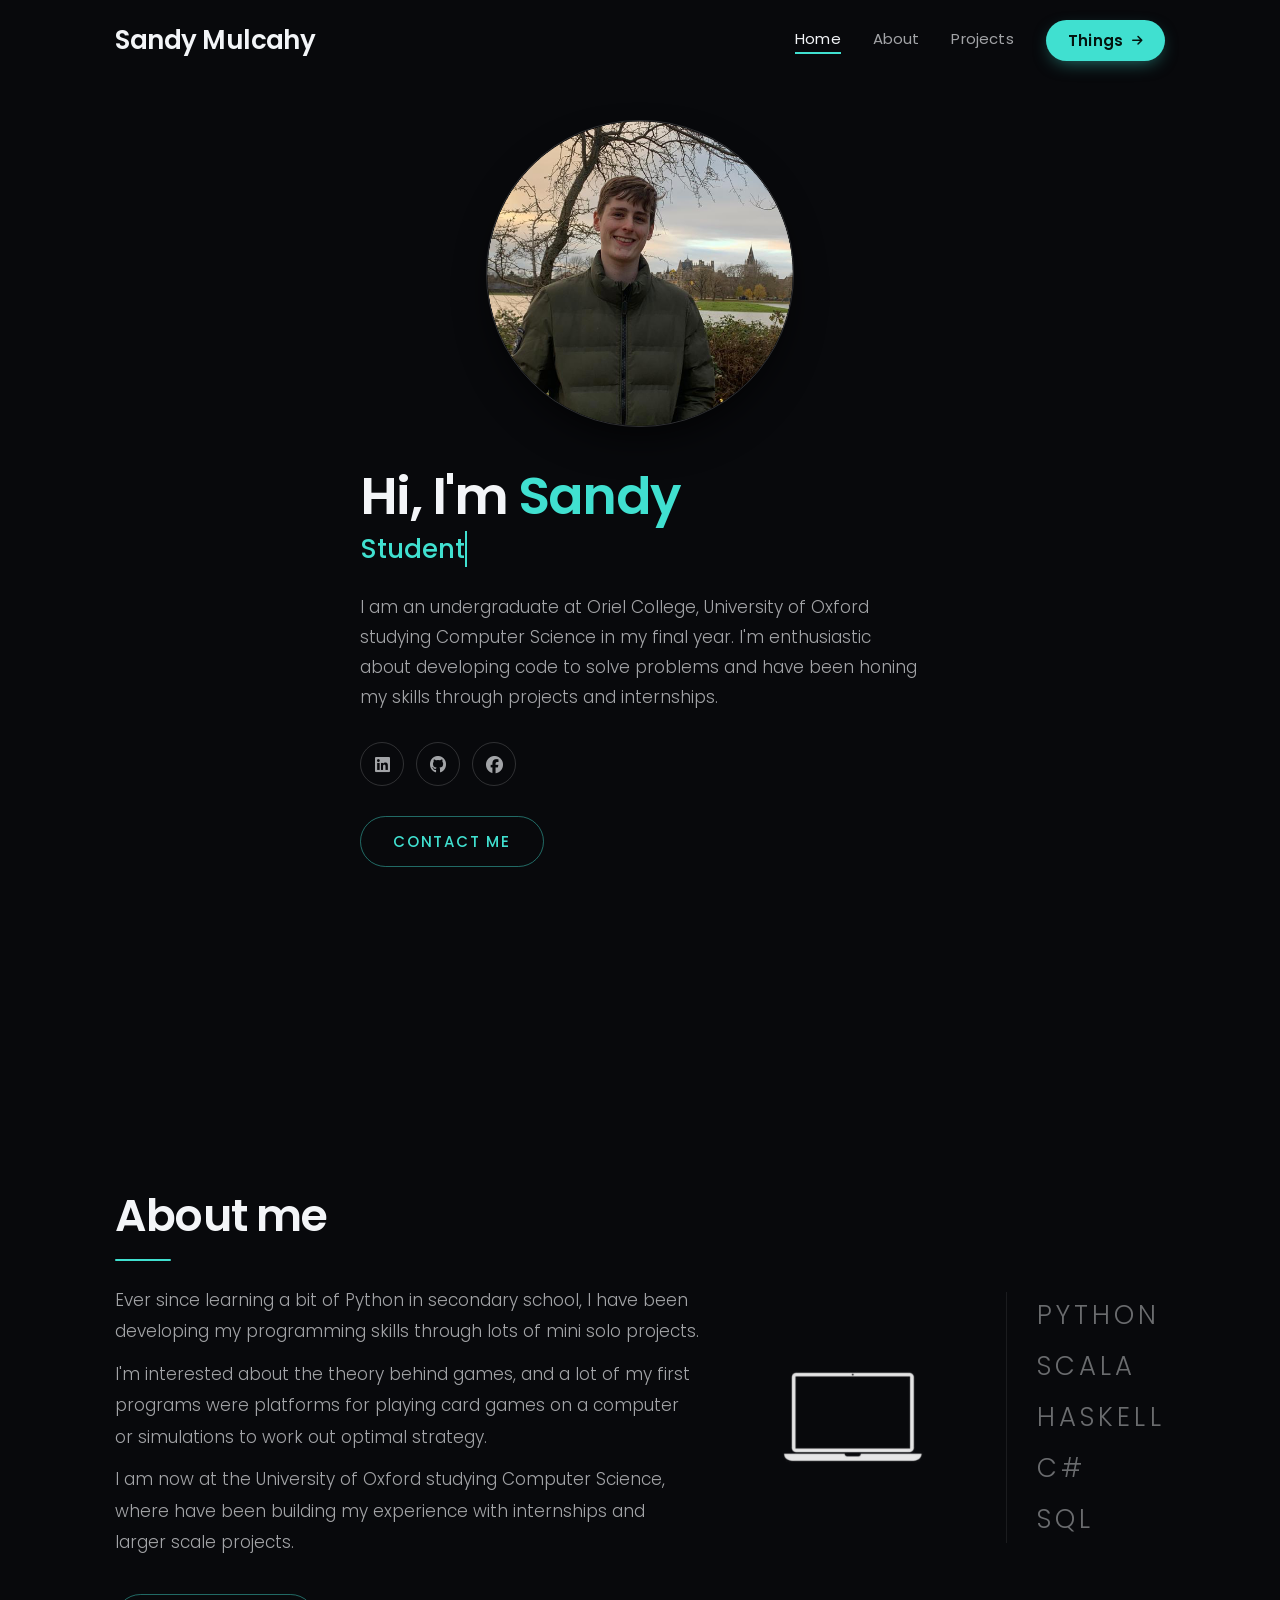
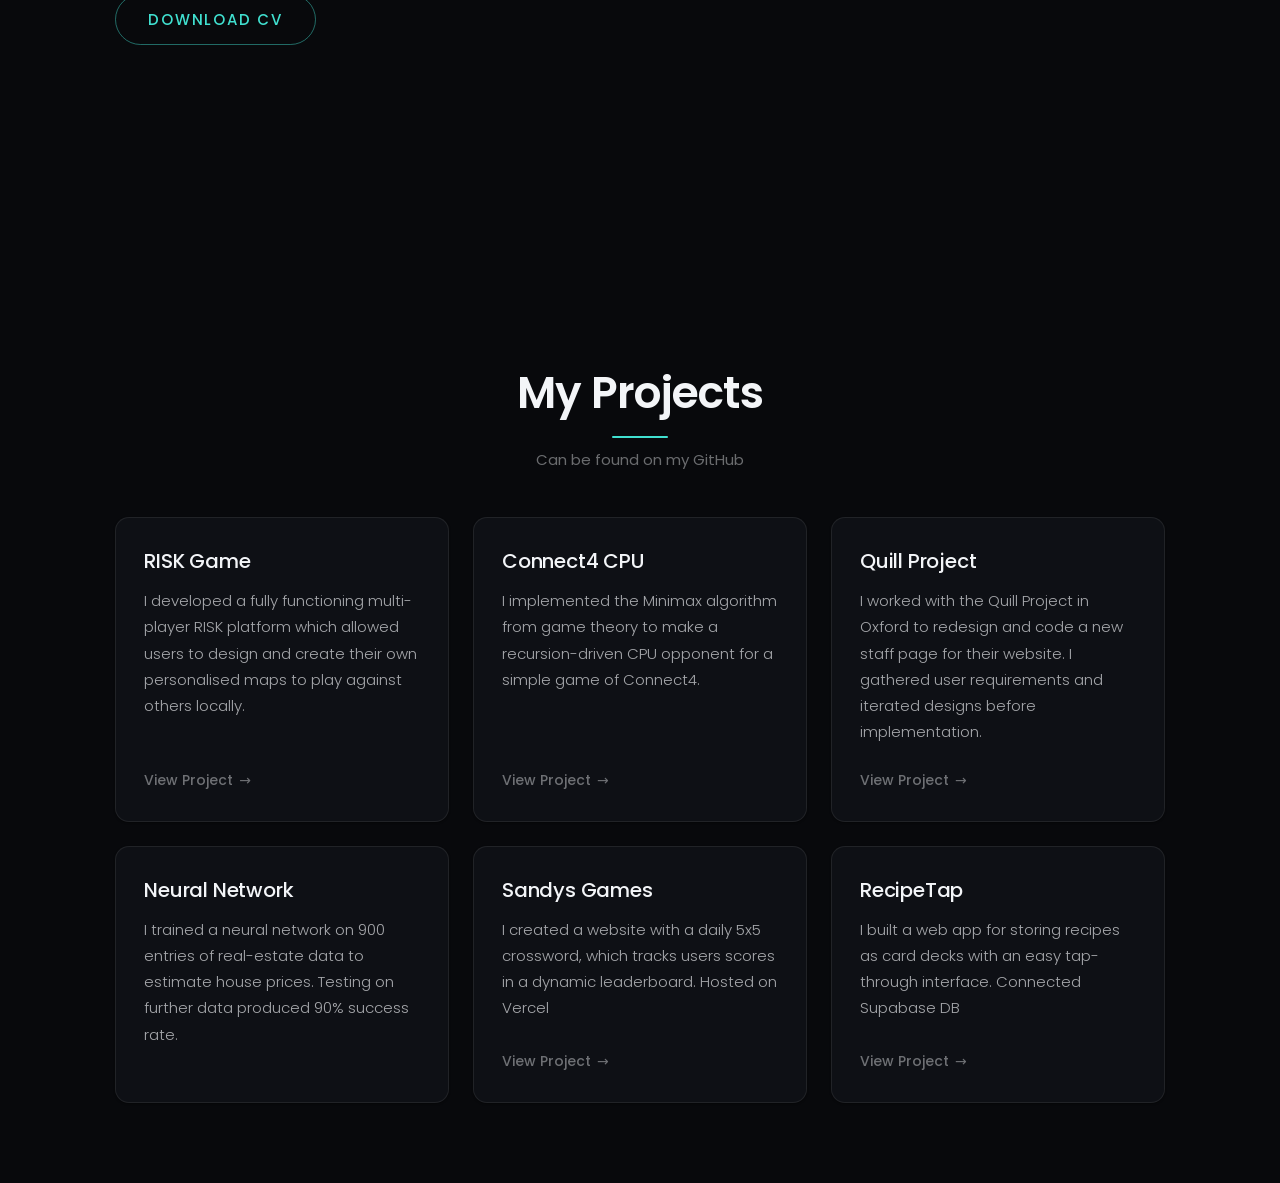
<file: index.html>
<!DOCTYPE html>
<html lang="en">
<head>
    <meta charset="UTF-8">
    <meta name="viewport" content="width=device-width, initial-scale=1.0">
    <meta name="description" content="Sandy Mulcahy — Computer Science undergraduate at Oriel College, University of Oxford. Projects, experience and code.">
    <link rel="preconnect" href="https://fonts.googleapis.com">
    <link rel="preconnect" href="https://fonts.gstatic.com" crossorigin>
    <link rel="stylesheet" href="https://fonts.googleapis.com/css2?family=Poppins:wght@200;300;400;500;600&display=swap">
    <link rel="stylesheet" href="style.css">
    <link rel="stylesheet" href="https://cdnjs.cloudflare.com/ajax/libs/font-awesome/6.5.2/css/all.min.css">
    <title>Sandy Mulcahy — Portfolio</title>
</head>
<body>
    <header>
        <a href="#home" class="logo">Sandy Mulcahy</a>
        <nav id="nav">
            <a href="#home" class="active">Home</a>
            <a href="#about">About</a>
            <a href="#projects">Projects</a>
            <a href="./things" class="nav-cta">Things <i class="fa-solid fa-arrow-right"></i></a>
        </nav>
        <button class="menu-toggle" id="menu-toggle" aria-label="Toggle menu" aria-expanded="false" aria-controls="nav">
            <i class="fa-solid fa-bars"></i>
        </button>
    </header>

    <section class="home" id="home">
        <div class="home-img">
            <img src="images/me-circle.png" alt="Sandy Mulcahy">
        </div>
        <div class="home-content">
            <h1>Hi, I'm <span>Sandy</span></h1>
            <h3 class="typing-text"><span></span></h3>
            <p>I am an undergraduate at Oriel College, University of Oxford studying Computer Science in my final year. I'm enthusiastic about developing code to solve problems and have been honing my skills through projects and internships.</p>
            <div class="social-icons">
                <a href="https://www.linkedin.com/in/alexander-mulcahy-257362282/" target="_blank" rel="noopener noreferrer" aria-label="LinkedIn"><i class="fa-brands fa-linkedin"></i></a>
                <a href="https://github.com/SandyMulcahy" target="_blank" rel="noopener noreferrer" aria-label="GitHub"><i class="fa-brands fa-github"></i></a>
                <a href="https://www.facebook.com/sandy.mulcahy.338" target="_blank" rel="noopener noreferrer" aria-label="Facebook"><i class="fa-brands fa-facebook"></i></a>
            </div>
            <a href="mailto:alexandermulcahy2005@gmail.com" class="btn">Contact Me</a>
        </div>
    </section>

    <section class="about" id="about">
        <div class="about-content">
            <h1><span>About me</span></h1>
            <p>Ever since learning a bit of Python in secondary school, I have been developing my programming skills through lots of mini solo projects.
            <br>I'm interested about the theory behind games, and a lot of my first programs were platforms for playing card games on a computer or simulations to work out optimal strategy.
            <br>I am now at the University of Oxford studying Computer Science, where have been building my experience with internships and larger scale projects.</p>
            <a href="AlexanderMulcahy-CV.pdf" class="btn1">Download CV</a>
        </div>
        <div class="about-img">
            <img src="images/laptop.png" alt="">
        </div>
        <div class="about-languages">
            <p>PYTHON</p>
            <p>SCALA</p>
            <p>HASKELL</p>
            <p>C#</p>
            <p>SQL</p>
        </div>
    </section>

    <section class="projects" id="projects">
        <div class="content">
            <h1><span>My Projects</span></h1>
            <p>Can be found on my GitHub</p>
            <div class="boxes">
                <div class="box">
                    <div class="title">RISK Game</div>
                    <p>I developed a fully functioning multi-player RISK platform which allowed users to design and create their own personalised maps to play against others locally.</p>
                    <a href="https://github.com/SandyMulcahy/risk-game" target="_blank" rel="noopener noreferrer">View Project</a>
                </div>
                <div class="box">
                    <div class="title">Connect4 CPU</div>
                    <p>I implemented the Minimax algorithm from game theory to make a recursion-driven CPU opponent for a simple game of Connect4.</p>
                    <a href="https://github.com/SandyMulcahy/connect4-minimax" target="_blank" rel="noopener noreferrer">View Project</a>
                </div>
                <div class="box">
                    <div class="title">Quill Project</div>
                    <p>I worked with the Quill Project in Oxford to redesign and code a new staff page for their website. I gathered user requirements and iterated designs before implementation.</p>
                    <a href="https://github.com/SandyMulcahy/quillpage" target="_blank" rel="noopener noreferrer">View Project</a>
                </div>
                <div class="box">
                    <div class="title">Neural Network</div>
                    <p>I trained a neural network on 900 entries of real-estate data to estimate house prices. Testing on further data produced 90% success rate.</p>
                </div>
                <div class="box">
                    <div class="title">Sandys Games</div>
                    <p>I created a website with a daily 5x5 crossword, which tracks users scores in a dynamic leaderboard. Hosted on Vercel</p>
                    <a href="https://github.com/SandyMulcahy/nnyt" target="_blank" rel="noopener noreferrer">View Project</a>
                </div>
                <div class="box">
                    <div class="title">RecipeTap</div>
                    <p>I built a web app for storing recipes as card decks with an easy tap-through interface. Connected Supabase DB</p>
                    <a href="https://github.com/SandyMulcahy/recipetap" target="_blank" rel="noopener noreferrer">View Project</a>
                </div>
            </div>
        </div>
    </section>

    <script>
        const header = document.querySelector('header');
        const nav = document.getElementById('nav');
        const toggle = document.getElementById('menu-toggle');
        const navLinks = nav.querySelectorAll('a[href^="#"]');
        const sections = [...navLinks].map(a => document.querySelector(a.getAttribute('href')));

        const setMenu = (open) => {
            nav.classList.toggle('active', open);
            toggle.setAttribute('aria-expanded', String(open));
            toggle.innerHTML = open
                ? '<i class="fa-solid fa-xmark"></i>'
                : '<i class="fa-solid fa-bars"></i>';
        };

        toggle.addEventListener('click', (e) => {
            e.stopPropagation();
            setMenu(!nav.classList.contains('active'));
        });

        nav.addEventListener('click', () => setMenu(false));

        document.addEventListener('click', (e) => {
            if (!header.contains(e.target)) setMenu(false);
        });

        document.addEventListener('keydown', (e) => {
            if (e.key === 'Escape') setMenu(false);
        });

        const onScroll = () => {
            header.classList.toggle('scrolled', window.scrollY > 40);

            let current = sections[0];
            for (const section of sections) {
                if (section && section.getBoundingClientRect().top <= window.innerHeight * 0.4) {
                    current = section;
                }
            }
            navLinks.forEach(link =>
                link.classList.toggle('active', current && link.getAttribute('href') === '#' + current.id)
            );
        };

        window.addEventListener('scroll', onScroll, { passive: true });
        onScroll();
    </script>
</body>
</html>
</file>
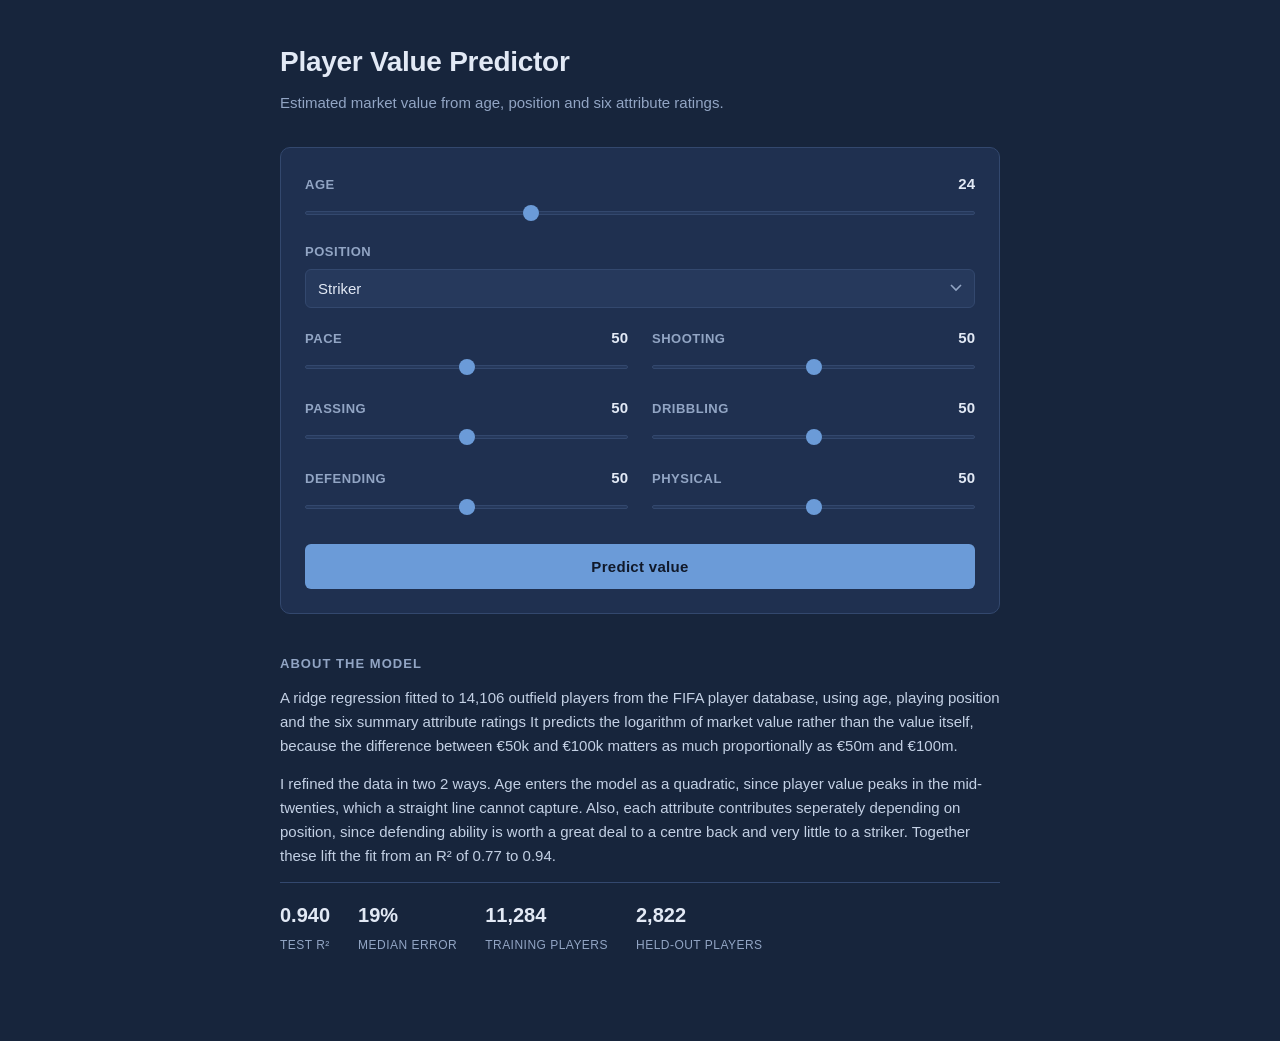
<file: fifa-price-predictor.html>
<!DOCTYPE html>
<html lang="en">
<head>
<meta charset="utf-8">
<meta name="viewport" content="width=device-width, initial-scale=1">
<title>Player Value Predictor</title>
<style>
  :root {
    --bg: #17253c;
    --panel: #1f3050;
    --panel-2: #26395c;
    --line: #33486e;
    --text: #e2e9f5;
    --muted: #92a5c4;
    --accent: #6b9bd8;
  }
  * { box-sizing: border-box; }
  body {
    margin: 0;
    padding: 40px 20px 80px;
    background: var(--bg);
    color: var(--text);
    font: 16px/1.6 -apple-system, BlinkMacSystemFont, "Segoe UI", Roboto, Helvetica, Arial, sans-serif;
    -webkit-font-smoothing: antialiased;
  }
  .wrap { max-width: 720px; margin: 0 auto; }
  header { margin-bottom: 32px; }
  h1 { font-size: 28px; letter-spacing: -0.01em; margin: 0 0 6px; font-weight: 600; }
  .sub { color: var(--muted); font-size: 15px; margin: 0; }

  .panel {
    background: var(--panel);
    border: 1px solid var(--line);
    border-radius: 10px;
    padding: 24px;
  }

  .grid { display: grid; grid-template-columns: 1fr 1fr; gap: 18px 24px; }
  @media (max-width: 560px) { .grid { grid-template-columns: 1fr; } }
  .field { display: flex; flex-direction: column; gap: 6px; }
  .field.wide { grid-column: 1 / -1; }

  label {
    display: flex; justify-content: space-between; align-items: baseline;
    font-size: 13px; letter-spacing: 0.04em; text-transform: uppercase;
    color: var(--muted); font-weight: 600;
  }
  output {
    font-size: 15px; font-weight: 600; color: var(--text);
    font-variant-numeric: tabular-nums; text-transform: none; letter-spacing: 0;
  }

  select {
    width: 100%; padding: 10px 12px; font-size: 15px; color: var(--text);
    background: var(--panel-2); border: 1px solid var(--line);
    border-radius: 6px; appearance: none;
    background-image: url("data:image/svg+xml;utf8,<svg xmlns='http://www.w3.org/2000/svg' width='12' height='8'><path d='M1 1l5 5 5-5' fill='none' stroke='%2392a5c4' stroke-width='1.6'/></svg>");
    background-repeat: no-repeat; background-position: right 12px center;
  }
  select:focus, input[type=range]:focus, button:focus-visible {
    outline: 2px solid var(--accent); outline-offset: 2px;
  }

  input[type=range] {
    -webkit-appearance: none; appearance: none;
    width: 100%; height: 22px; background: transparent; cursor: pointer; margin: 0;
  }
  input[type=range]::-webkit-slider-runnable-track {
    height: 4px; background: var(--panel-2); border: 1px solid var(--line); border-radius: 3px;
  }
  input[type=range]::-webkit-slider-thumb {
    -webkit-appearance: none; width: 16px; height: 16px; margin-top: -7px;
    border-radius: 50%; background: var(--accent); border: none;
  }
  input[type=range]::-moz-range-track {
    height: 4px; background: var(--panel-2); border: 1px solid var(--line); border-radius: 3px;
  }
  input[type=range]::-moz-range-thumb {
    width: 16px; height: 16px; border-radius: 50%; background: var(--accent); border: none;
  }

  button {
    width: 100%; margin-top: 26px; padding: 14px;
    font-size: 15px; font-weight: 600; letter-spacing: 0.02em;
    color: #10192a; background: var(--accent);
    border: none; border-radius: 6px; cursor: pointer;
  }
  button:hover { background: #7fabe2; }
  button:active { background: #5e8ccb; }

  #result { margin-top: 24px; }
  #result[hidden] { display: none; }
  .result-card {
    background: var(--panel); border: 1px solid var(--line);
    border-radius: 10px; padding: 28px 24px; text-align: center;
  }
  .result-label {
    font-size: 12px; letter-spacing: 0.08em; text-transform: uppercase;
    color: var(--muted); font-weight: 600; margin-bottom: 8px;
  }
  .result-value {
    font-size: 40px; font-weight: 600; letter-spacing: -0.02em;
    font-variant-numeric: tabular-nums; line-height: 1.1;
  }
  .result-note { font-size: 14px; color: var(--muted); margin-top: 10px; }

  section.about { margin-top: 40px; }
  section.about h2 {
    font-size: 13px; letter-spacing: 0.08em; text-transform: uppercase;
    color: var(--muted); font-weight: 600; margin: 0 0 12px;
  }
  section.about p { margin: 0 0 14px; font-size: 15px; color: #c3d0e4; }
  section.about p:last-child { margin-bottom: 0; }
  .stats {
    display: flex; flex-wrap: wrap; gap: 28px;
    padding: 16px 0 4px; margin-top: 4px; border-top: 1px solid var(--line);
  }
  .stat b {
    display: block; font-size: 20px; font-weight: 600;
    font-variant-numeric: tabular-nums;
  }
  .stat span { font-size: 12px; color: var(--muted); letter-spacing: 0.04em; text-transform: uppercase; }
</style>
</head>
<body>
<div class="wrap">

  <header>
    <h1>Player Value Predictor</h1>
    <p class="sub">Estimated market value from age, position and six attribute ratings.</p>
  </header>

  <form class="panel" id="form" autocomplete="off">
    <div class="grid">

      <div class="field wide">
        <label for="age">Age<output id="age-out">24</output></label>
        <input type="range" id="age" min="16" max="40" step="1" value="24">
      </div>

      <div class="field wide">
        <label for="position">Position</label>
        <select id="position">
            <option value="Striker">Striker</option>
            <option value="Winger">Winger</option>
            <option value="Attacking midfield">Attacking midfield</option>
            <option value="Midfield">Midfield</option>
            <option value="Defensive midfield">Defensive midfield</option>
            <option value="Centre back">Centre back</option>
            <option value="Full back">Full back</option>
        </select>
      </div>

        <div class="field">
          <label for="pace">Pace<output id="pace-out">50</output></label>
          <input type="range" id="pace" min="1" max="99" step="1" value="50">
        </div>
        <div class="field">
          <label for="shooting">Shooting<output id="shooting-out">50</output></label>
          <input type="range" id="shooting" min="1" max="99" step="1" value="50">
        </div>
        <div class="field">
          <label for="passing">Passing<output id="passing-out">50</output></label>
          <input type="range" id="passing" min="1" max="99" step="1" value="50">
        </div>
        <div class="field">
          <label for="dribbling">Dribbling<output id="dribbling-out">50</output></label>
          <input type="range" id="dribbling" min="1" max="99" step="1" value="50">
        </div>
        <div class="field">
          <label for="defending">Defending<output id="defending-out">50</output></label>
          <input type="range" id="defending" min="1" max="99" step="1" value="50">
        </div>
        <div class="field">
          <label for="physical">Physical<output id="physical-out">50</output></label>
          <input type="range" id="physical" min="1" max="99" step="1" value="50">
        </div>

    </div>
    <button type="submit">Predict value</button>
  </form>

  <div id="result" hidden>
    <div class="result-card">
      <div class="result-label">Predicted market value</div>
      <div class="result-value" id="value">—</div>
      <div class="result-note" id="note"></div>
    </div>
  </div>

  <section class="about">
    <h2>About the model</h2>
    <p>
      A ridge regression fitted to 14,106 outfield players from the FIFA player
      database, using age, playing position and the six summary attribute ratings
      It predicts the logarithm of market value rather than the value itself, because 
      the difference between €50k and €100k matters as much proportionally as €50m and €100m.
    </p>
    <p>
      I refined the data in two 2 ways. Age enters the model as a quadratic, since player value
      peaks in the mid-twenties, which a straight line cannot capture. Also, each attribute
      contributes seperately depending on position, since defending ability is
      worth a great deal to a centre back and very little to a striker. Together these
      lift the fit from an R² of 0.77 to 0.94.
    </p>
    <div class="stats">
      <div class="stat"><b>0.940</b><span>Test R²</span></div>
      <div class="stat"><b>19%</b><span>Median error</span></div>
      <div class="stat"><b>11,284</b><span>Training players</span></div>
      <div class="stat"><b>2,822</b><span>Held-out players</span></div>
    </div>
  </section>

</div>

<script>
// ---------------------------------------------------------------------------
// Fitted model. Ridge(alpha=1.0) on log1p(value_eur), 50-feature design:
//   [age_z, 6 attribute_z, 6 position dummies, age_z^2, 36 position x attribute]
// Striker is the dropped reference category. Regenerate with build_site.py.
// ---------------------------------------------------------------------------
const MODEL = {
 "intercept": 11.898422008902863,
 "coef": [
  0.0055766894859435165,
  0.08795781274639146,
  1.5362014661154537,
  0.09559907430384991,
  0.41066256365566295,
  0.07875186577876193,
  0.18644450628479725,
  0.3134016549533021,
  0.24818077154357107,
  0.11952514828791813,
  -0.4017047224850476,
  -0.849144381606682,
  -0.5950332836573782,
  -0.21128742483419533,
  0.1512605732344139,
  -1.333670712117057,
  0.6890743968360349,
  0.34886401066613615,
  -0.07142545822910844,
  -0.09245989560453774,
  -0.014168332682767942,
  -0.9650651462162764,
  0.6345454762902505,
  0.2715529771960288,
  -0.0405084142958493,
  -0.1365997156021589,
  0.010186799343889805,
  -1.4521297905815138,
  0.8526354028479309,
  0.09458521402905597,
  0.3543470309614504,
  -0.03893975706909136,
  -0.07259373852455614,
  -1.6150207701218997,
  0.712413403210768,
  -0.21946928934399956,
  1.1414400567636316,
  0.15430193920300403,
  -0.07784608234651703,
  -1.5197069410177928,
  0.031808775589716794,
  -0.3511161880001904,
  2.0347919548942213,
  0.15230075943442137,
  0.07669979224996813,
  -1.52364825054549,
  0.20743438271691417,
  -0.24951973763610708,
  1.7071351810161859,
  0.005546089896799995
 ],
 "featureNames": [
  "age",
  "pace",
  "shooting",
  "passing",
  "dribbling",
  "defending",
  "physical",
  "position_Winger",
  "position_Attacking midfield",
  "position_Midfield",
  "position_Defensive midfield",
  "position_Centre back",
  "position_Full back",
  "age_sq",
  "position_Winger:pace",
  "position_Winger:shooting",
  "position_Winger:passing",
  "position_Winger:dribbling",
  "position_Winger:defending",
  "position_Winger:physical",
  "position_Attacking midfield:pace",
  "position_Attacking midfield:shooting",
  "position_Attacking midfield:passing",
  "position_Attacking midfield:dribbling",
  "position_Attacking midfield:defending",
  "position_Attacking midfield:physical",
  "position_Midfield:pace",
  "position_Midfield:shooting",
  "position_Midfield:passing",
  "position_Midfield:dribbling",
  "position_Midfield:defending",
  "position_Midfield:physical",
  "position_Defensive midfield:pace",
  "position_Defensive midfield:shooting",
  "position_Defensive midfield:passing",
  "position_Defensive midfield:dribbling",
  "position_Defensive midfield:defending",
  "position_Defensive midfield:physical",
  "position_Centre back:pace",
  "position_Centre back:shooting",
  "position_Centre back:passing",
  "position_Centre back:dribbling",
  "position_Centre back:defending",
  "position_Centre back:physical",
  "position_Full back:pace",
  "position_Full back:shooting",
  "position_Full back:passing",
  "position_Full back:dribbling",
  "position_Full back:defending",
  "position_Full back:physical"
 ],
 "mean": {
  "age": 24.5388160227,
  "pace": 68.1243353421,
  "shooting": 51.6088266572,
  "passing": 55.6162708259,
  "dribbling": 60.5878234669,
  "defending": 49.7564693371,
  "physical": 64.4825416519
 },
 "scale": {
  "age": 4.4180071908,
  "pace": 10.8638514406,
  "shooting": 13.4535494832,
  "passing": 10.7488590059,
  "dribbling": 10.7497473938,
  "defending": 15.7612368769,
  "physical": 9.7195317883
 },
 "attributes": [
  "pace",
  "shooting",
  "passing",
  "dribbling",
  "defending",
  "physical"
 ],
 "roles": [
  "Striker",
  "Winger",
  "Attacking midfield",
  "Midfield",
  "Defensive midfield",
  "Centre back",
  "Full back"
 ],
 "metrics": {
  "r2_log": 0.9402300633340192,
  "n_train": 11284,
  "n_test": 2822,
  "n_total": 14106,
  "mae_eur": 270159.5600017099,
  "median_ape": 19.182355250044157
 }
};

const ATTRS = MODEL.attributes;
const DUMMY_ROLES = MODEL.roles.slice(1);   // Striker is the reference

function designVector(input) {
  const z = {};
  z.age = (input.age - MODEL.mean.age) / MODEL.scale.age;
  for (const a of ATTRS) z[a] = (input[a] - MODEL.mean[a]) / MODEL.scale[a];

  const dummies = DUMMY_ROLES.map(r => input.position === r ? 1 : 0);

  const x = [z.age, ...ATTRS.map(a => z[a]), ...dummies, z.age * z.age];
  for (let i = 0; i < DUMMY_ROLES.length; i++) {
    for (const a of ATTRS) x.push(dummies[i] * z[a]);
  }
  return x;
}

function predictEur(input) {
  const x = designVector(input);
  if (x.length !== MODEL.coef.length) throw new Error("feature length mismatch");
  let logv = MODEL.intercept;
  for (let i = 0; i < x.length; i++) logv += MODEL.coef[i] * x[i];
  return Math.expm1(logv);
}

function formatEur(v) {
  if (!isFinite(v) || v < 0) v = 0;
  if (v >= 1e6) return "€" + (v / 1e6).toFixed(2).replace(/\.?0+$/, "") + "m";
  if (v >= 1e3) return "€" + Math.round(v / 1e3) + "k";
  return "€" + Math.round(v).toLocaleString("en-GB");
}

// --- live slider readouts --------------------------------------------------
for (const id of ["age", ...ATTRS]) {
  const slider = document.getElementById(id);
  const out = document.getElementById(id + "-out");
  const sync = () => { out.textContent = slider.value; };
  slider.addEventListener("input", sync);
  sync();
}

// --- submit ----------------------------------------------------------------
document.getElementById("form").addEventListener("submit", e => {
  e.preventDefault();
  const input = {
    age: +document.getElementById("age").value,
    position: document.getElementById("position").value,
  };
  for (const a of ATTRS) input[a] = +document.getElementById(a).value;

  const eur = predictEur(input);
  document.getElementById("value").textContent = formatEur(eur);
  document.getElementById("note").textContent =
    input.position + ", age " + input.age +
    " · typical error around " + Math.round(MODEL.metrics.median_ape) + "%";
  const box = document.getElementById("result");
  box.hidden = false;
  box.scrollIntoView({ behavior: "smooth", block: "nearest" });
});
</script>
</body>
</html>
</file>
<file: style.css>
/* ============================================================
   Sandy Mulcahy — portfolio styles
   ============================================================ */

:root{
    --bg:            #08090c;
    --bg-raised:     #0e1015;
    --text:          #f3f5f8;
    --text-muted:    rgba(243, 245, 248, 0.66);
    --text-faint:    rgba(243, 245, 248, 0.42);
    --accent:        #40e0d0;
    --accent-dim:    rgba(64, 224, 208, 0.45);
    --accent-faint:  rgba(64, 224, 208, 0.10);
    --border:        rgba(255, 255, 255, 0.08);
    --border-strong: rgba(255, 255, 255, 0.16);
    --shadow-sm:     0 1px 2px rgba(0, 0, 0, 0.4);
    --shadow-lg:     0 18px 40px -12px rgba(0, 0, 0, 0.8);
    --ease:          cubic-bezier(0.2, 0.7, 0.3, 1);
}

*{
    margin: 0;
    padding: 0;
    box-sizing: border-box;
    text-decoration: none;
    border: none;
    outline: none;
    font-family: 'Poppins', system-ui, -apple-system, sans-serif;
}

html{
    font-size: 62.5%;
    scroll-snap-type: y mandatory;
    scroll-behavior: smooth;
    -webkit-text-size-adjust: 100%;
}

body{
    width: 100%;
    min-height: 100vh;
    overflow-x: hidden;
    background-color: var(--bg);
    color: var(--text);
    -webkit-font-smoothing: antialiased;
    text-rendering: optimizeLegibility;
}

::selection{
    background: var(--accent);
    color: #04140f;
}

:focus-visible{
    outline: 2px solid var(--accent);
    outline-offset: 4px;
    border-radius: 4px;
}

/* ---------------------------- header ---------------------- */

header{
    position: fixed;
    top: 0;
    left: 0;
    width: 100%;
    padding: 2rem 9%;
    display: flex;
    justify-content: space-between;
    align-items: center;
    z-index: 100;
    background-color: transparent;
    border-bottom: 1px solid transparent;
    transition: background-color 0.4s var(--ease),
                border-color 0.4s var(--ease),
                padding 0.4s var(--ease);
}

header.scrolled{
    padding: 1.4rem 9%;
    background-color: rgba(8, 9, 12, 0.72);
    backdrop-filter: blur(14px);
    -webkit-backdrop-filter: blur(14px);
    border-bottom: 1px solid var(--border);
}

.logo{
    font-size: 2.6rem;
    color: var(--text);
    font-weight: 600;
    letter-spacing: -0.02em;
    cursor: pointer;
    transition: color 0.3s var(--ease);
}

.logo:hover{
    color: var(--accent);
}

nav{
    display: flex;
    align-items: center;
}

nav a{
    position: relative;
    font-size: 1.5rem;
    color: var(--text-muted);
    margin-left: 3.2rem;
    font-weight: 400;
    letter-spacing: 0.01em;
    padding-bottom: 0.4rem;
    transition: color 0.3s var(--ease);
}

nav a::after{
    content: "";
    position: absolute;
    left: 0;
    bottom: 0;
    width: 100%;
    height: 2px;
    background-color: var(--accent);
    transform: scaleX(0);
    transform-origin: right;
    transition: transform 0.35s var(--ease);
}

nav a:hover,
nav a.active{
    color: var(--text);
}

nav a:hover::after,
nav a.active::after{
    transform: scaleX(1);
    transform-origin: left;
}

/* "Things" call-to-action pill in the nav */
nav a.nav-cta{
    display: inline-flex;
    align-items: center;
    gap: 0.8rem;
    padding: 0.9rem 2.2rem;
    border-radius: 4rem;
    background-color: var(--accent);
    color: #04140f;
    font-weight: 600;
    letter-spacing: 0.02em;
    box-shadow: 0 0 0 0 var(--accent-dim), 0 6px 18px -6px rgba(64, 224, 208, 0.55);
    animation: cta-pulse 2.8s var(--ease) infinite;
    transition: transform 0.3s var(--ease),
                box-shadow 0.3s var(--ease),
                background-color 0.3s var(--ease);
}

nav a.nav-cta::after{
    display: none;
}

nav a.nav-cta i{
    font-size: 1.2rem;
    transition: transform 0.3s var(--ease);
}

nav a.nav-cta:hover{
    color: #04140f;
    background-color: #5ff0e1;
    transform: translateY(-2px);
    box-shadow: 0 10px 24px -6px rgba(64, 224, 208, 0.7);
    animation-play-state: paused;
}

nav a.nav-cta:hover i{
    transform: translateX(3px);
}

@keyframes cta-pulse{
    0%   { box-shadow: 0 0 0 0 rgba(64, 224, 208, 0.5), 0 6px 18px -6px rgba(64, 224, 208, 0.55); }
    70%  { box-shadow: 0 0 0 10px rgba(64, 224, 208, 0), 0 6px 18px -6px rgba(64, 224, 208, 0.55); }
    100% { box-shadow: 0 0 0 0 rgba(64, 224, 208, 0), 0 6px 18px -6px rgba(64, 224, 208, 0.55); }
}

.menu-toggle{
    display: none;
    font-size: 2.4rem;
    color: var(--text);
    background: transparent;
    cursor: pointer;
    padding: 0.6rem;
    line-height: 1;
}

.menu-toggle:hover{
    color: var(--accent);
}

/* ---------------------------- layout ---------------------- */

section{
    min-height: 100vh;
    padding: 12rem 9% 8rem;
    scroll-snap-align: start;
}

/* ---------------------------- home ------------------------ */

.home{
    display: flex;
    justify-content: center;
    align-items: center;
    gap: 8rem;
}

.home-content{
    max-width: 62rem;
}

.home-content h1{
    font-size: 5.2rem;
    font-weight: 600;
    line-height: 1.1;
    letter-spacing: -0.03em;
    margin-bottom: 0.6rem;
}

span{
    color: var(--accent);
}

.home-content h3{
    font-size: 2.6rem;
    margin-bottom: 2.4rem;
    font-weight: 500;
    color: var(--text-muted);
}

.home-content p{
    font-size: 1.7rem;
    font-weight: 300;
    line-height: 1.75;
    color: var(--text-muted);
    max-width: 56ch;
}

.home-img img{
    width: 30vw;
    max-width: 38rem;
    border-radius: 50%;
    display: block;
    aspect-ratio: 1;
    object-fit: cover;
    cursor: pointer;
    border: 1px solid var(--border-strong);
    box-shadow: var(--shadow-lg);
    transition: transform 0.5s var(--ease), border-color 0.5s var(--ease);
}

.home-img img:hover{
    transform: scale(1.03);
    border-color: var(--accent-dim);
}

.fa, .bi{
    color: inherit;
}

.social-icons{
    display: flex;
    gap: 1.2rem;
    margin: 3rem 0 3rem;
}

.social-icons a{
    color: var(--text-muted);
    display: inline-flex;
    justify-content: center;
    align-items: center;
    width: 4.4rem;
    height: 4.4rem;
    background-color: transparent;
    border: 1px solid var(--border-strong);
    font-size: 1.7rem;
    border-radius: 50%;
    transition: color 0.3s var(--ease),
                border-color 0.3s var(--ease),
                background-color 0.3s var(--ease),
                transform 0.3s var(--ease);
}

.social-icons a:hover{
    color: var(--accent);
    border-color: var(--accent-dim);
    background-color: var(--accent-faint);
    transform: translateY(-3px);
}

/* ---------------------------- buttons --------------------- */

.btn,
.btn1{
    display: inline-block;
    padding: 1.3rem 3.2rem;
    background-color: transparent;
    border-radius: 4rem;
    font-size: 1.5rem;
    color: var(--accent);
    letter-spacing: 0.12em;
    text-transform: uppercase;
    font-weight: 500;
    border: 1px solid var(--accent-dim);
    transition: background-color 0.3s var(--ease),
                color 0.3s var(--ease),
                transform 0.3s var(--ease),
                border-color 0.3s var(--ease);
    cursor: pointer;
}

.btn:hover,
.btn1:hover{
    background-color: var(--accent);
    border-color: var(--accent);
    color: #04140f;
    transform: translateY(-2px);
}

/* ---------------------------- typing text ----------------- */

.typing-text{
    min-width: 28rem;
}

.typing-text span{
    position: relative;
}

.typing-text span::before{
    content: "Student";
    animation: words 9s infinite;
}

.typing-text span::after{
    content: "";
    border-right: 2px solid var(--accent);
    animation: cursor 0.8s steps(1) infinite;
}

@keyframes cursor{
    50% { opacity: 0; }
}

@keyframes words{
    0%   { content: "Student"; }
    33%  { content: "Developer"; }
    66%  { content: "Web Designer"; }
}

/* ---------------------------- about ----------------------- */

.about{
    display: flex;
    justify-content: center;
    align-items: center;
    gap: 5rem;
}

.about-content{
    max-width: 62rem;
}

.about-content h1 span,
.projects h1 span{
    color: var(--text);
}

.about-content h1::after,
.projects h1::after{
    content: "";
    display: block;
    width: 5.6rem;
    height: 2px;
    margin-top: 1.6rem;
    background-color: var(--accent);
    border-radius: 2px;
}

.projects h1::after{
    margin-left: auto;
    margin-right: auto;
}

.about-content h1{
    font-size: 4.4rem;
    font-weight: 600;
    line-height: 1.2;
    letter-spacing: -0.02em;
    padding-bottom: 2.4rem;
}

.about-content p br{
    display: block;
    content: "";
    margin-top: 1.1rem;
}

.about-content p{
    font-size: 1.7rem;
    font-weight: 300;
    line-height: 1.85;
    color: var(--text-muted);
    padding-bottom: 3.5rem;
    max-width: 62ch;
}

.about-img img{
    width: 16vw;
    max-width: 22rem;
    display: block;
    cursor: pointer;
    mix-blend-mode: screen;
    opacity: 0.9;
    transition: transform 0.5s var(--ease), opacity 0.5s var(--ease);
}

.about-img img:hover{
    transform: scale(1.05);
    opacity: 1;
}

.about-languages{
    display: flex;
    flex-direction: column;
    gap: 0.4rem;
    border-left: 1px solid var(--border);
    padding-left: 3rem;
}

.about-languages p{
    font-size: 2.6rem;
    font-weight: 300;
    letter-spacing: 0.16em;
    color: var(--text-faint);
    padding: 0.4rem 0;
    transition: color 0.35s var(--ease), transform 0.35s var(--ease);
}

.about-languages p:hover{
    color: var(--accent);
    transform: translateX(6px);
}

/* ---------------------------- projects -------------------- */

.projects .content{
    max-width: 120rem;
    margin: 0 auto;
}

.projects h1{
    font-size: 4.4rem;
    font-weight: 600;
    line-height: 1.2;
    letter-spacing: -0.02em;
    text-align: center;
    padding-bottom: 1rem;
}

.projects .content > p{
    text-align: center;
    font-size: 1.5rem;
    line-height: 1.6;
    color: var(--text-faint);
    padding-bottom: 4.5rem;
}

.boxes{
    display: grid;
    grid-template-columns: repeat(auto-fit, minmax(30rem, 1fr));
    gap: 2.4rem;
}

.boxes .box{
    display: flex;
    flex-direction: column;
    text-align: left;
    background-color: var(--bg-raised);
    border: 1px solid var(--border);
    border-radius: 14px;
    padding: 3rem 2.8rem;
    box-shadow: var(--shadow-sm);
    cursor: default;
    color: var(--text-muted);
    transition: transform 0.4s var(--ease),
                border-color 0.4s var(--ease),
                box-shadow 0.4s var(--ease);
}

.boxes .box:hover{
    transform: translateY(-5px);
    border-color: var(--accent-dim);
    box-shadow: var(--shadow-lg), 0 0 0 1px var(--accent-faint);
}

.boxes .box .title{
    font-size: 2rem;
    font-weight: 500;
    line-height: 1.3;
    letter-spacing: -0.01em;
    color: var(--text);
    padding-bottom: 1.4rem;
}

.boxes .box p{
    font-size: 1.5rem;
    font-weight: 300;
    line-height: 1.75;
    padding-bottom: 2.4rem;
}

.boxes .box a{
    margin-top: auto;
    align-self: flex-start;
    font-size: 1.4rem;
    font-weight: 500;
    color: var(--text-faint);
    transition: color 0.3s var(--ease);
}

.boxes .box a::after{
    content: "\2192";
    display: inline-block;
    margin-left: 0.6rem;
    transition: transform 0.3s var(--ease);
}

.boxes .box a:hover{
    color: var(--accent);
}

.boxes .box a:hover::after{
    transform: translateX(4px);
}

/* ---------------------------- responsive ------------------ */

@media(max-width: 1330px){
    .home{
        flex-direction: column;
        gap: 4rem;
    }
    .home-img img{
        width: 24vw;
        min-width: 20rem;
    }
}

@media(max-width: 1050px){
    .about-img{
        display: none;
    }
    .about-languages{
        padding-left: 2.5rem;
    }
}

@media(max-width: 800px){
    html{
        scroll-snap-type: none;
    }

    section{
        padding: 10rem 6% 6rem;
    }

    header{
        padding: 1.6rem 6%;
    }

    header.scrolled{
        padding: 1.2rem 6%;
    }

    .menu-toggle{
        display: block;
    }

    nav{
        position: absolute;
        top: 100%;
        right: 6%;
        flex-direction: column;
        align-items: flex-start;
        width: 22rem;
        padding: 1.6rem 2rem;
        border: 1px solid var(--border);
        border-radius: 12px;
        background-color: rgba(14, 16, 21, 0.96);
        backdrop-filter: blur(14px);
        -webkit-backdrop-filter: blur(14px);
        box-shadow: var(--shadow-lg);
        opacity: 0;
        visibility: hidden;
        transform: translateY(-8px);
        transition: opacity 0.28s var(--ease),
                    transform 0.28s var(--ease),
                    visibility 0.28s var(--ease);
    }

    nav.active{
        opacity: 1;
        visibility: visible;
        transform: translateY(0);
    }

    nav a{
        display: block;
        width: 100%;
        font-size: 1.7rem;
        margin: 0;
        padding: 1.1rem 0;
    }

    nav a::after{
        display: none;
    }

    nav a.nav-cta{
        justify-content: center;
        margin-top: 1rem;
        padding: 1.1rem 2rem;
    }

    .typing-text span::after{
        animation: none;
        border-right-color: transparent;
    }
}

@media(max-width: 650px){
    .about{
        flex-direction: column;
        align-items: flex-start;
        gap: 3rem;
    }

    .about-languages{
        flex-direction: row;
        flex-wrap: wrap;
        gap: 0.8rem 2rem;
        border-left: none;
        border-top: 1px solid var(--border);
        padding-left: 0;
        padding-top: 2.4rem;
        width: 100%;
    }

    .about-languages p{
        font-size: 1.6rem;
    }

    .about-languages p:hover{
        transform: none;
    }

    .home-content h1{
        font-size: 4rem;
    }

    .home-content h3{
        font-size: 2.1rem;
    }

    .about-content h1,
    .projects h1{
        font-size: 3.4rem;
    }
}

@media(max-width: 450px){
    .home-content h1{
        font-size: 3.4rem;
    }

    .social-icons{
        gap: 1rem;
    }

    .btn,
    .btn1{
        padding: 1.2rem 2.4rem;
        font-size: 1.4rem;
    }
}

@media(prefers-reduced-motion: reduce){
    *,
    *::before,
    *::after{
        animation-duration: 0.01ms !important;
        animation-iteration-count: 1 !important;
        transition-duration: 0.01ms !important;
        scroll-behavior: auto !important;
    }
}
</file>
